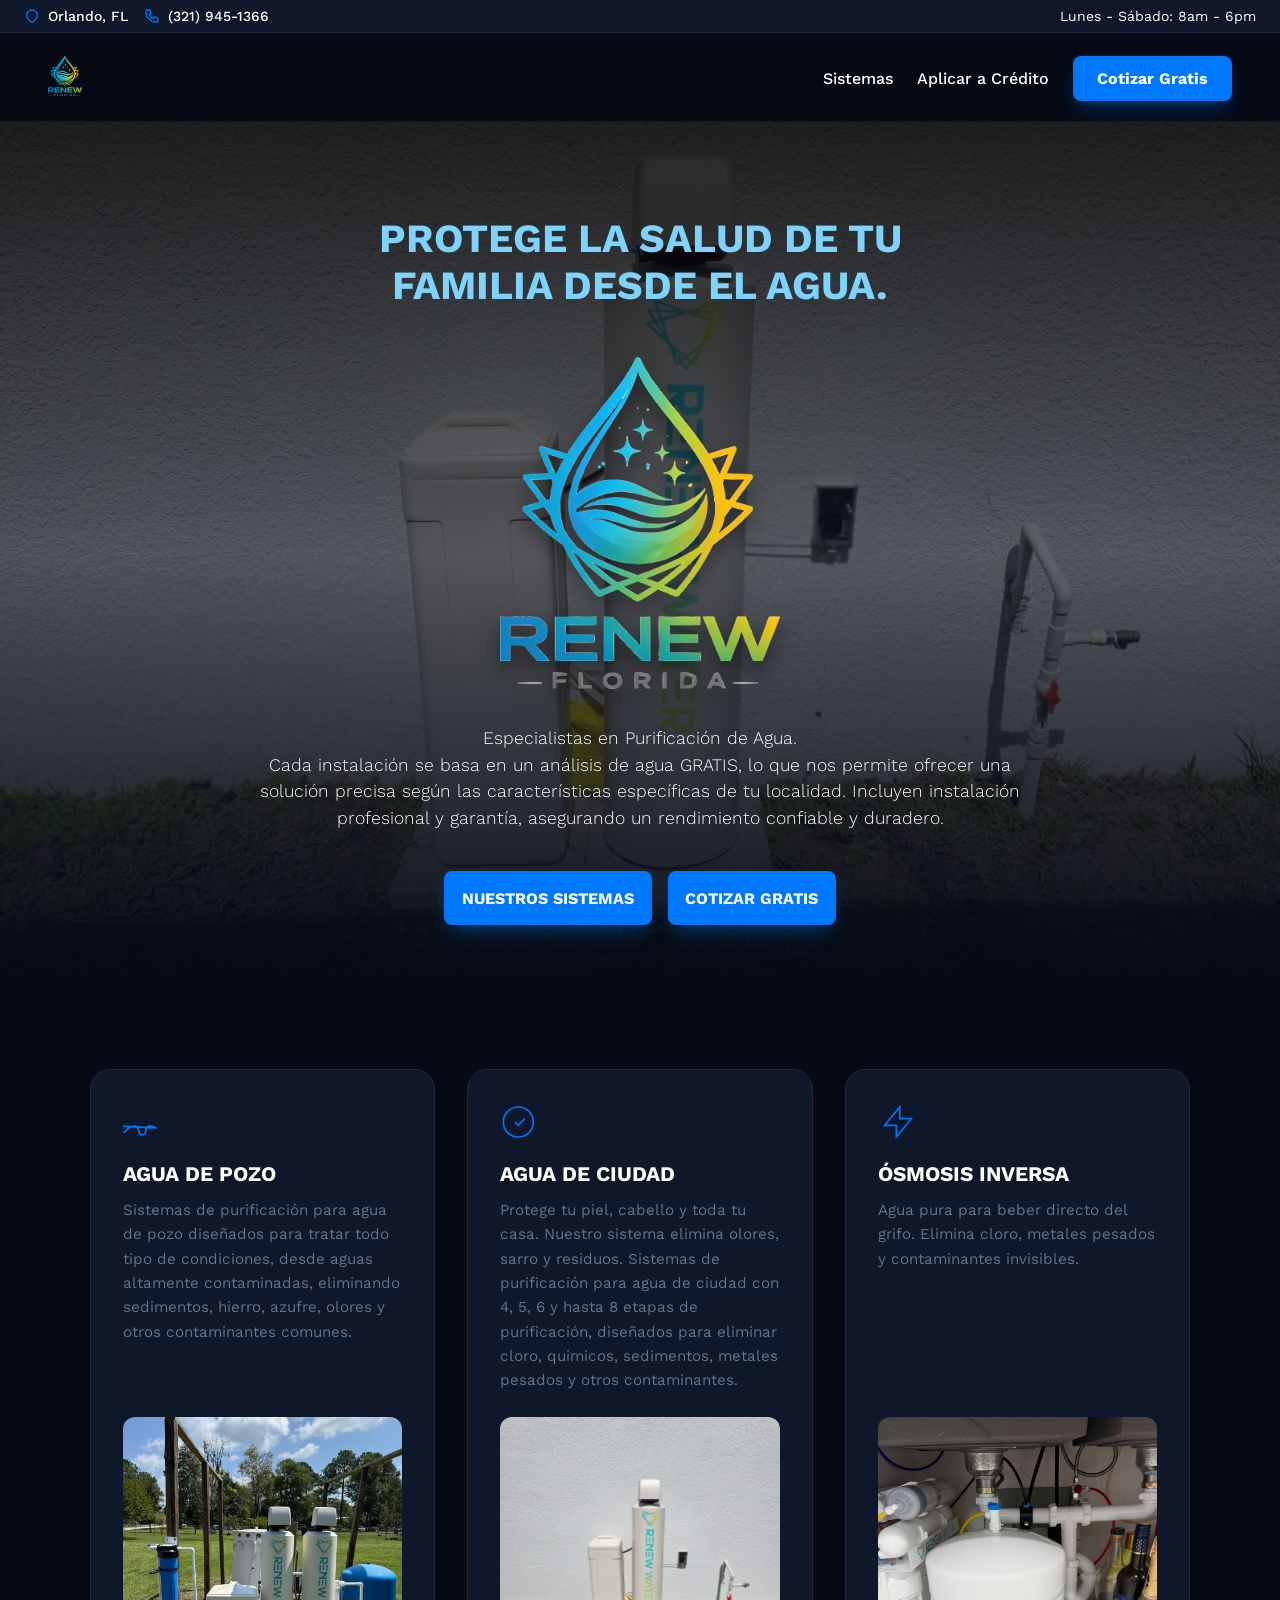
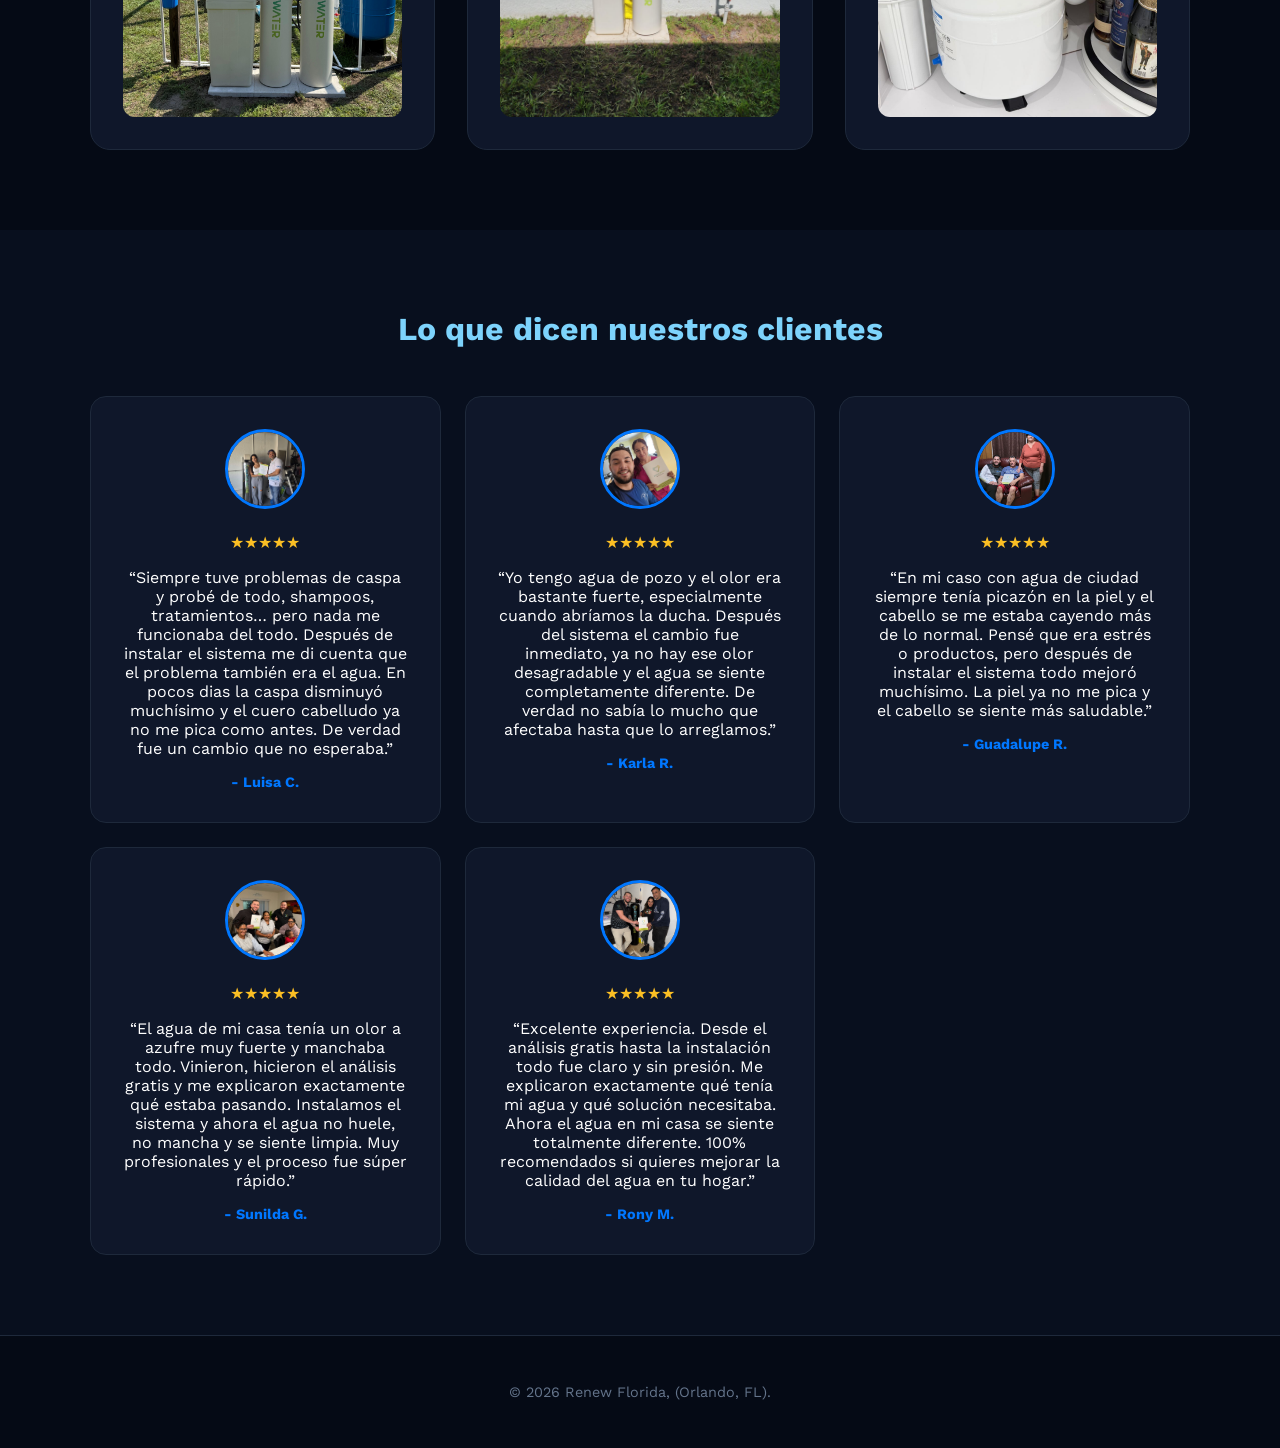
<file: index.html>
<!DOCTYPE html>
<html lang="es">
<head>
    <meta charset="UTF-8">
    <meta name="viewport" content="width=device-width, initial-scale=1.0">
    <title>Renew Florida | Sistemas de Purificación Profesional</title>
    <meta name="description" content="Sistemas de purificación de agua de alta tecnología en Orlando, FL. Eliminación de sedimentos, cloro y bacterias a domicilio.">
    
    <link rel="stylesheet" href="style.css">
    <link href="https://unpkg.com/aos@2.3.1/dist/aos.css" rel="stylesheet">
    <link rel="preconnect" href="https://fonts.googleapis.com">
    <link rel="preconnect" href="https://fonts.gstatic.com" crossorigin>
    <link href="https://fonts.googleapis.com/css2?family=Work+Sans:wght@300;400;700&display=swap" rel="stylesheet">
</head>
<body class="site-body">

    <div class="top-bar">
        <div class="top-bar-contact">
            <div class="contact-item">
                <svg class="icon" fill="none" stroke="currentColor" viewBox="0 0 24 24"><path stroke-linecap="round" stroke-linejoin="round" stroke-width="2" d="M17.657 16.657L13.414 20.9a1.998 1.998 0 01-2.827 0l-4.244-4.243a8 8 0 1111.314 0z"></path></svg>
                <a href="https://www.google.com/maps/place/102+Park+Pl+Blvd+Ste+B1,+Kissimmee,+FL+34741,+EE.+UU./@28.2759308,-81.5380797,12.17z" class="link-white">Orlando, FL</a>
            </div>
            <div class="contact-item">
                <svg class="icon" fill="none" stroke="currentColor" viewBox="0 0 24 24"><path stroke-linecap="round" stroke-linejoin="round" stroke-width="2" d="M3 5a2 2 0 012-2h3.28a1 1 0 01.948.684l1.498 4.493a1 1 0 01-.502 1.21l-2.257 1.13a11.042 11.042 0 005.516 5.516l1.13-2.257a1 1 0 011.21-.502l4.493 1.498a1 1 0 01.684.949V19a2 2 0 01-2 2h-1C9.716 21 3 14.284 3 6V5z"></path></svg>
                <a href="https://wa.me/13219451366" class="link-white transition-blue">(321) 945-1366</a>
            </div>
        </div>
        <div class="top-bar-hours">Lunes - Sábado: 8am - 6pm</div>
    </div>

    <nav class="main-nav glass">
        <a href="#" class="nav-logo">
            <img src="assets/logo.png" alt="AquaPure Logo" class="logo-img">
        </a>
        <div class="nav-links">
            <a href="#sistemas" class="nav-link">Sistemas</a>
            <a href="formulario.html" class="nav-link">Aplicar a Crédito</a>
            <a href="https://wa.me/13219451366" class="btn-primary shadow-blue">Cotizar Gratis</a>
        </div>
    </nav>

    <section class="hero">
        <!-- Contenedor de fondos rotativos -->
        <div class="photo-container" id="bg-slider">
            <img src="assets/images/ciudad1.JPG" class="hero-photo active">
            <img src="assets/images/ciudad2.JPG" class="hero-photo">
            <img src="assets/images/ciudad3.JPG" class="hero-photo">
            <img src="assets/images/ciudad4.JPG" class="hero-photo">
            <img src="assets/images/ciudad5.JPG" class="hero-photo">
            <img src="assets/images/ciudad6.JPG" class="hero-photo">
            <img src="assets/images/ciudad7.jpg" class="hero-photo">
            <img src="assets/images/ciudad8.JPG" class="hero-photo">
            <img src="assets/images/osmosis1.PNG" class="hero-photo">
            <img src="assets/images/osmosis2.JPG" class="hero-photo">
            <img src="assets/images/pozo1.JPG" class="hero-photo">
            <img src="assets/images/pozo2.JPG" class="hero-photo">
            <img src="assets/images/pozo3.JPG" class="hero-photo">
            <img src="assets/images/pozo4.JPG" class="hero-photo">
            <img src="assets/images/pozo5.JPG" class="hero-photo">
            <img src="assets/images/pozo6.jpg" class="hero-photo">
            <img src="assets/images/pozo7.jpg" class="hero-photo">
            <div class="overlay"></div>
        </div>

        <div class="hero-content" data-aos="fade-up" data-aos-duration="1500">
            <span class="hero-subtitle">PROTEGE LA SALUD DE TU <br>FAMILIA DESDE EL AGUA.</span>
            
            <div class="logo-animation-container" data-aos="zoom-in" data-aos-duration="2000">
                <img src="assets/logo.png" alt="Renew Florida Logo" class="hero-logo-img">
            </div>

            <p class="hero-description">
                Especialistas en Purificación de Agua. <br>
                Cada instalación se basa en un análisis de agua GRATIS, lo que nos permite ofrecer una solución precisa según las características específicas de tu localidad. Incluyen instalación profesional y garantía, asegurando un rendimiento confiable y duradero.
            </p>

            <div class="hero-actions">
                <a href="#servicios" class="btn-primary btn-large shadow-blue">NUESTROS SISTEMAS</a>
                <a href="https://wa.me/13219451366" class="btn-primary btn-large shadow-blue">COTIZAR GRATIS</a>
            </div>
        </div>
    </section>

    <section id="sistemas" class="services-section">
        <div class="services-grid">

            <div class="service-card" data-aos="fade-up">
                <svg class="service-icon" fill="none" stroke="currentColor" viewBox="0 0 24 24"><path d="M19.428 15.428a2 2 0 00-1.022-.547l-2.387-.477a2 2 0 00-1.96 1.414l-.727 2.903a2 2 0 01-3.566 0l-.727-2.903a2 2 0 00-1.96-1.414l-2.387.477a2 2 0 00-1.022.547l-2.12 2.12a2 2 0 01-2.828 0l-2.12-2.12a2 2 0 00-1.022-.547l-2.387-.477z"></path></svg>
                <h4 class="service-title">AGUA DE POZO</h4>
                <p class="service-text">Sistemas de purificación para agua de pozo diseñados para tratar todo tipo de condiciones, desde aguas altamente contaminadas, eliminando sedimentos, hierro, azufre, olores y otros contaminantes comunes.</p>
                <div class="service-img-container">
                    <img src="assets/images/pozo1.JPG" alt="Sistema Pozo 1" class="service-img active">
                    <img src="assets/images/pozo2.JPG" alt="Sistema Pozo 2" class="service-img">
                    <img src="assets/images/pozo3.JPG" alt="Sistema Pozo 3" class="service-img">
                    <img src="assets/images/pozo4.JPG" alt="Sistema Pozo 4" class="service-img">
                    <img src="assets/images/pozo5.JPG" alt="Sistema Pozo 5" class="service-img">
                    <img src="assets/images/pozo6.jpg" alt="Sistema Pozo 6" class="service-img">
                    <img src="assets/images/pozo7.jpg" alt="Sistema Pozo 7" class="service-img">
                </div>
            </div>

            <div class="service-card" data-aos="fade-up" data-aos-delay="200">
                <svg class="service-icon" fill="none" stroke="currentColor" viewBox="0 0 24 24"><path d="M9 12l2 2 4-4m5 2a9 9 0 11-18 0 9 9 0 0118 0z"></path></svg>
                <h4 class="service-title">AGUA DE CIUDAD</h4>
                <p class="service-text">Protege tu piel, cabello y toda tu casa. Nuestro sistema elimina olores, sarro y residuos. Sistemas de purificación para agua de ciudad con 4, 5, 6 y hasta 8 etapas de purificación, diseñados para eliminar cloro, quimicos, sedimentos, metales pesados y otros contaminantes.</p>
                <div class="service-img-container">
                    <img src="assets/images/ciudad1.JPG" alt="Sistema Ciudad 1" class="service-img active">
                    <img src="assets/images/ciudad2.JPG" alt="Sistema Ciudad 2" class="service-img">
                    <img src="assets/images/ciudad3.JPG" alt="Sistema Ciudad 3" class="service-img">
                    <img src="assets/images/ciudad4.JPG" alt="Sistema Ciudad 4" class="service-img">
                    <img src="assets/images/ciudad5.JPG" alt="Sistema Ciudad 5" class="service-img">
                    <img src="assets/images/ciudad6.JPG" alt="Sistema Ciudad 6" class="service-img">
                    <img src="assets/images/ciudad7.jpg" alt="Sistema Ciudad 7" class="service-img">
                    <img src="assets/images/ciudad8.JPG" alt="Sistema Ciudad 8" class="service-img">
                    
                </div>
            </div>

            <div class="service-card" data-aos="fade-up" data-aos-delay="400">
                <svg class="service-icon" fill="none" stroke="currentColor" viewBox="0 0 24 24"><path d="M13 10V3L4 14h7v7l9-11h-7z"></path></svg>
                <h4 class="service-title">Ósmosis Inversa</h4>
                <p class="service-text">Agua pura para beber directo del grifo. Elimina cloro, metales pesados y contaminantes invisibles.</p>
                <div class="service-img-container">
                    <img src="assets/images/osmosis1.PNG" alt="Sistema Osmosis 1" class="service-img active">
                    <img src="assets/images/osmosis2.JPG" alt="Sistema Osmosis 2" class="service-img">
                </div>
            </div>
        </div>
    </section>

    <!-- SECCIÓN DE REVIEWS -->
    <section class="reviews-section">
        <h2 class="reviews-title" data-aos="fade-down">Lo que dicen nuestros clientes</h2>
        <div class="reviews-grid">
            <div class="review-card" data-aos="zoom-in">
                <div class="review-avatar">
                    <img src="assets/images/cliente1.jpg" alt="Luis C.">
                </div>
                <div class="review-stars">★★★★★</div>
                <p>“Siempre tuve problemas de caspa y probé de todo, shampoos, tratamientos… pero nada me funcionaba del todo. Después de instalar el sistema me di cuenta que el problema también era el agua. En pocos dias la caspa disminuyó muchísimo y el cuero cabelludo ya no me pica como antes. De verdad fue un cambio que no esperaba.”</p>
                <span class="review-author">- Luisa C.</span>
            </div>
            <div class="review-card" data-aos="zoom-in" data-aos-delay="100">
                <div class="review-avatar">
                    <img src="assets/images/cliente2.jpg" alt="Karla R.">
                </div>
                <div class="review-stars">★★★★★</div>
                <p>“Yo tengo agua de pozo y el olor era bastante fuerte, especialmente cuando abríamos la ducha. Después del sistema el cambio fue inmediato, ya no hay ese olor desagradable y el agua se siente completamente diferente. De verdad no sabía lo mucho que afectaba hasta que lo arreglamos.”</p>
                <span class="review-author">- Karla R.</span>
            </div>
            <div class="review-card" data-aos="zoom-in" data-aos-delay="200">
                <div class="review-avatar">
                    <img src="assets/images/cliente3.jpg" alt="Guadalupe R.">
                </div>
                <div class="review-stars">★★★★★</div>
                <p>“En mi caso con agua de ciudad siempre tenía picazón en la piel y el cabello se me estaba cayendo más de lo normal. Pensé que era estrés o productos, pero después de instalar el sistema todo mejoró muchísimo. La piel ya no me pica y el cabello se siente más saludable.”</p>
                <span class="review-author">- Guadalupe R.</span>
            </div>
            <div class="review-card" data-aos="zoom-in" data-aos-delay="200">
                <div class="review-avatar">
                    <img src="assets/images/cliente4.jpg" alt="Guadalupe R.">
                </div>
                <div class="review-stars">★★★★★</div>
                <p>“El agua de mi casa tenía un olor a azufre muy fuerte y manchaba todo. Vinieron, hicieron el análisis gratis y me explicaron exactamente qué estaba pasando. Instalamos el sistema y ahora el agua no huele, no mancha y se siente limpia. Muy profesionales y el proceso fue súper rápido.”</p>
                <span class="review-author">- Sunilda G.</span>
            </div>
            <div class="review-card" data-aos="zoom-in" data-aos-delay="200">
                <div class="review-avatar">
                    <img src="assets/images/cliente5.jpg" alt="Guadalupe R.">
                </div>
                <div class="review-stars">★★★★★</div>
                <p>“Excelente experiencia. Desde el análisis gratis hasta la instalación todo fue claro y sin presión. Me explicaron exactamente qué tenía mi agua y qué solución necesitaba. Ahora el agua en mi casa se siente totalmente diferente. 100% recomendados si quieres mejorar la calidad del agua en tu hogar.”</p>
                <span class="review-author">- Rony M.</span>
            </div>
        </div>
    </section>

    <footer class="main-footer">
        <p>© 2026 Renew Florida, (Orlando, FL).</p>
    </footer>

    <script src="https://unpkg.com/aos@2.3.1/dist/aos.js"></script>
    <script>
        // 1. Inicializar animaciones de scroll
        AOS.init({ once: true });

        // 2. LÓGICA DEL HERO (Fondo principal)
        const heroSlides = document.querySelectorAll('.hero-photo');
        let currentHeroIndex = 0;

        function nextHeroSlide() {
            if (heroSlides.length === 0) return;
            heroSlides[currentHeroIndex].classList.remove('active');
            currentHeroIndex = (currentHeroIndex + 1) % heroSlides.length;
            heroSlides[currentHeroIndex].classList.add('active');
        }

        // 3. LÓGICA DE SERVICIOS (Mini sliders en las tarjetas)
        const serviceContainers = document.querySelectorAll('.service-img-container');

        function initServiceSliders() {
            serviceContainers.forEach(container => {
                const images = container.querySelectorAll('.service-img');
                
                // Solo si hay más de una imagen en la tarjeta, activamos el intervalo
                if (images.length > 1) {
                    let currentServiceIndex = 0;
                    
                    setInterval(() => {
                        images[currentServiceIndex].classList.remove('active');
                        currentServiceIndex = (currentServiceIndex + 1) % images.length;
                        images[currentServiceIndex].classList.add('active');
                    }, 2000); // Cambia cada 4 segundos (un poco más rápido que el Hero)
                }
            });
        }

        // 4. EJECUCIÓN
        if (heroSlides.length > 0) setInterval(nextHeroSlide, 3000);
        initServiceSliders();

    </script>
</body>
</html>
</file>
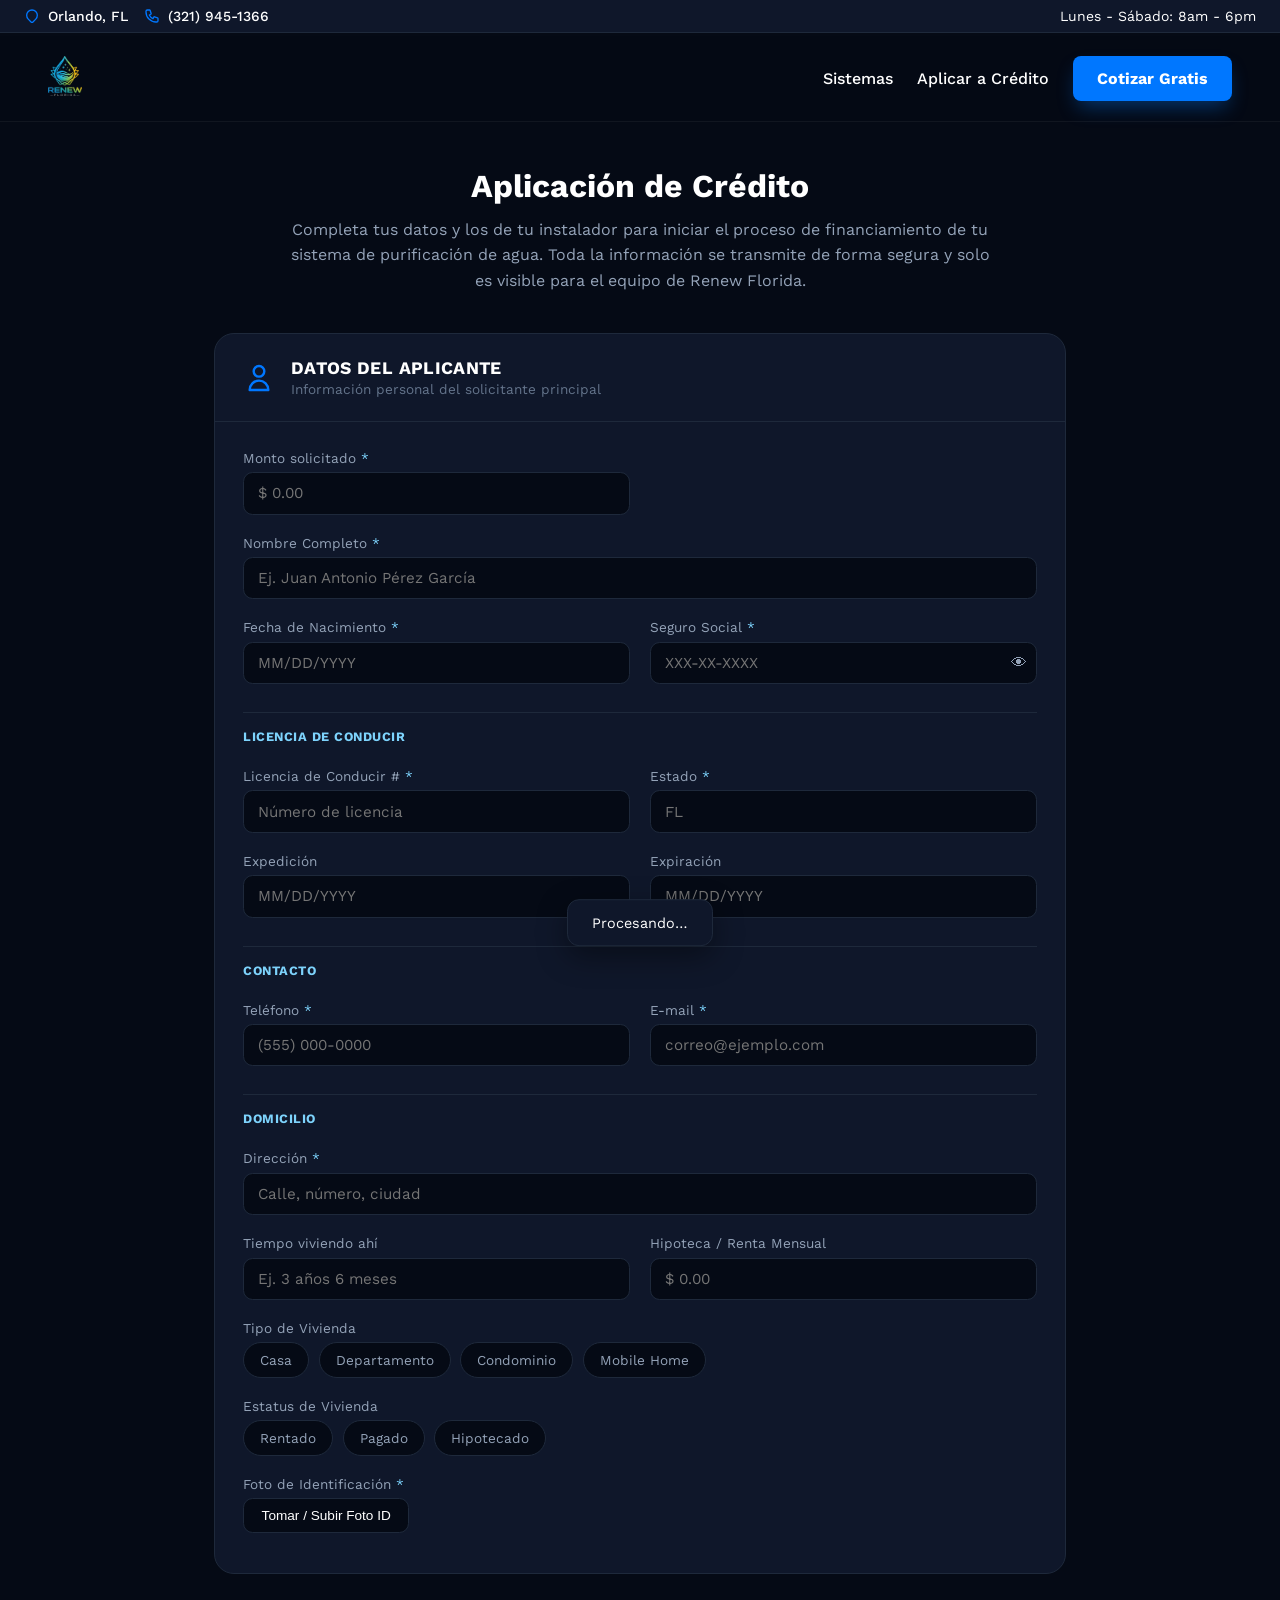
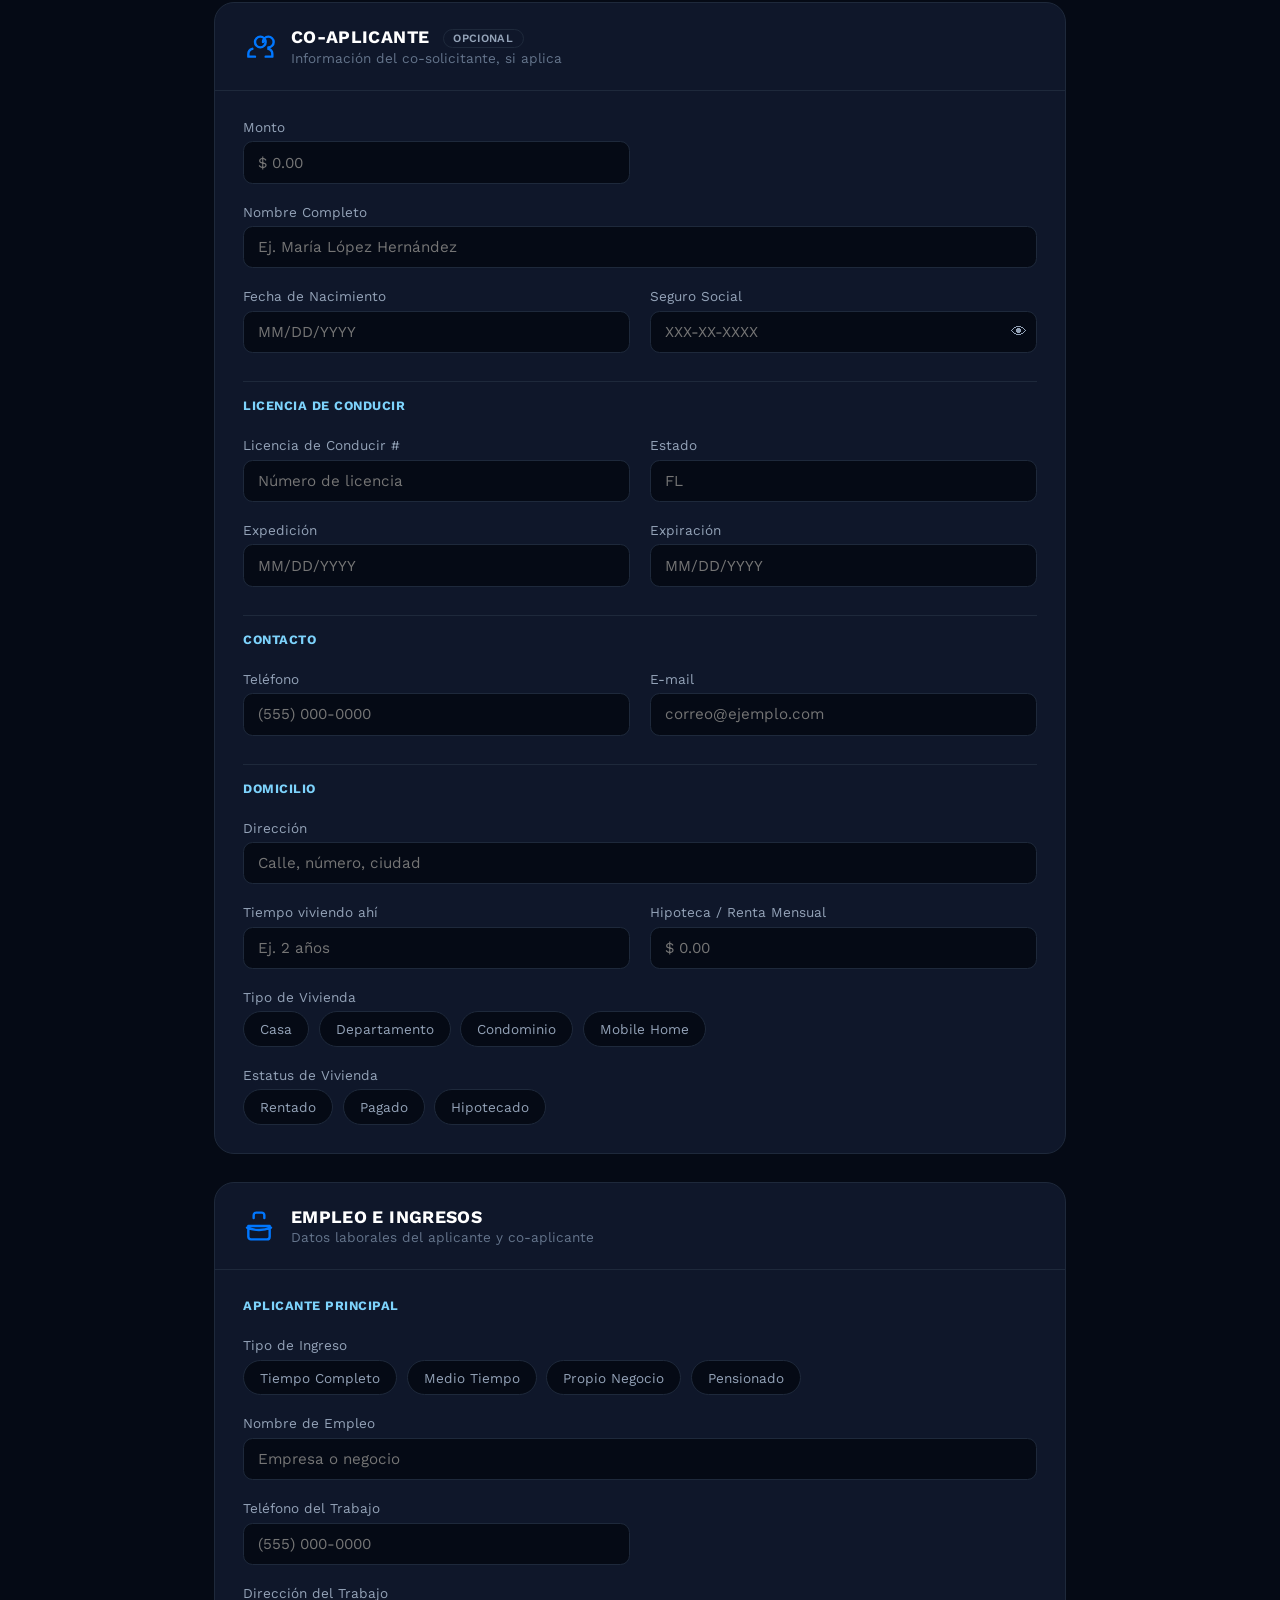
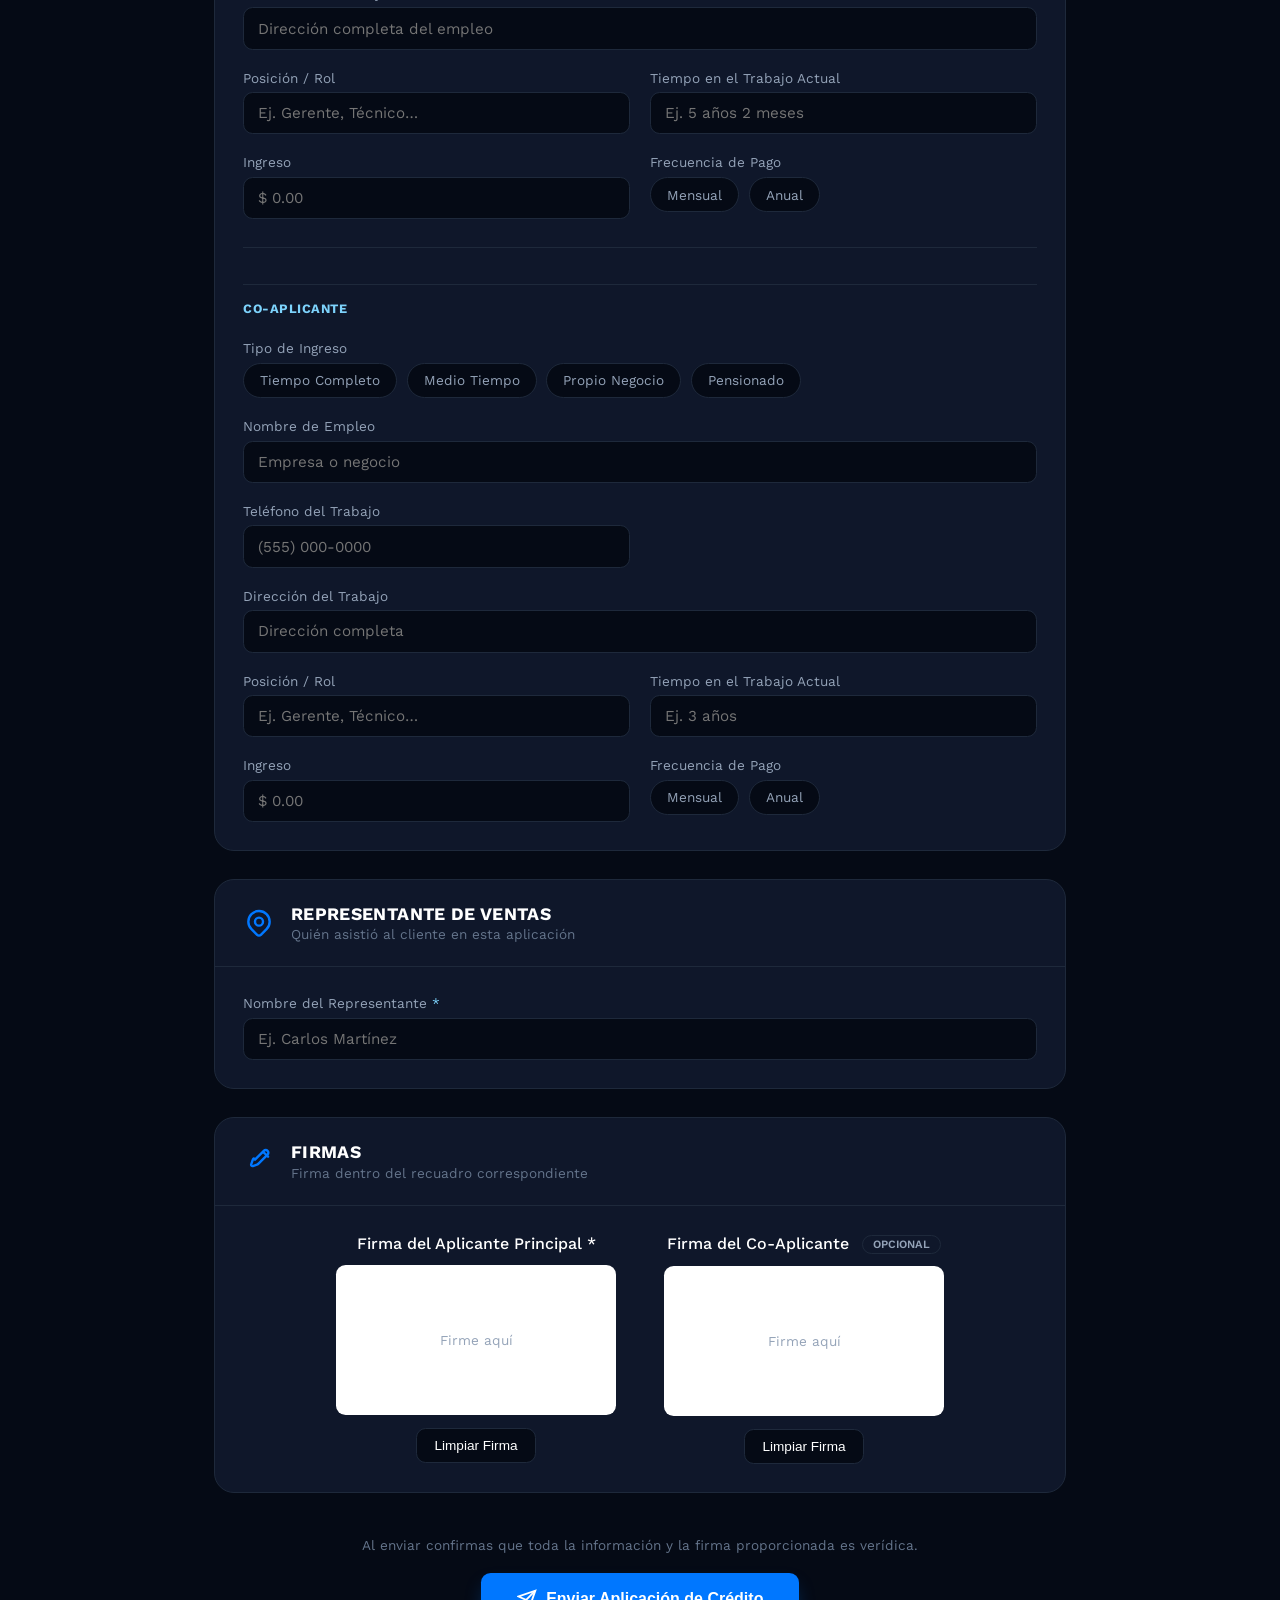
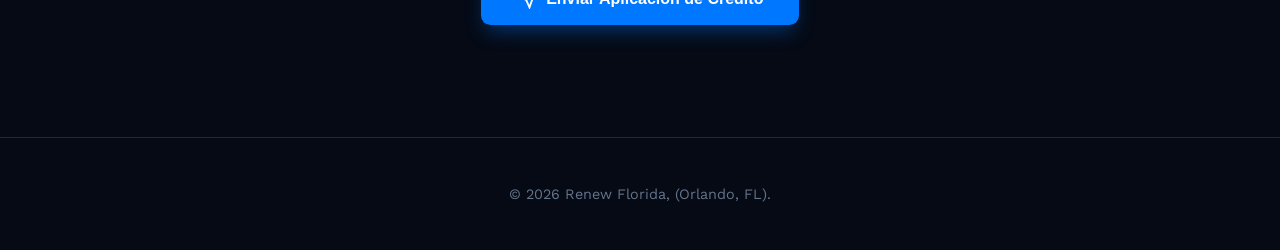
<file: formulario.html>
<!DOCTYPE html>
<html lang="es">
<head>
    <meta charset="UTF-8">
    <meta name="viewport" content="width=device-width, initial-scale=1.0">
    <title>Aplicación de Crédito | Renew Florida</title>
    <meta name="description" content="Aplica al financiamiento de tu sistema de purificación de agua con Renew Florida.">

    <link rel="stylesheet" href="style.css">
    <link rel="stylesheet" href="assets/css/formulario.css">
    <link rel="preconnect" href="https://fonts.googleapis.com">
    <link rel="preconnect" href="https://fonts.gstatic.com" crossorigin>
    <link href="https://fonts.googleapis.com/css2?family=Work+Sans:wght@300;400;700&display=swap" rel="stylesheet">
</head>
<body class="site-body">

    <div class="top-bar">
        <div class="top-bar-contact">
            <div class="contact-item">
                <svg class="icon" fill="none" stroke="currentColor" viewBox="0 0 24 24"><path stroke-linecap="round" stroke-linejoin="round" stroke-width="2" d="M17.657 16.657L13.414 20.9a1.998 1.998 0 01-2.827 0l-4.244-4.243a8 8 0 1111.314 0z"></path></svg>
                <a href="https://www.google.com/maps/place/102+Park+Pl+Blvd+Ste+B1,+Kissimmee,+FL+34741,+EE.+UU./@28.2759308,-81.5380797,12.17z" class="link-white">Orlando, FL</a>
            </div>
            <div class="contact-item">
                <svg class="icon" fill="none" stroke="currentColor" viewBox="0 0 24 24"><path stroke-linecap="round" stroke-linejoin="round" stroke-width="2" d="M3 5a2 2 0 012-2h3.28a1 1 0 01.948.684l1.498 4.493a1 1 0 01-.502 1.21l-2.257 1.13a11.042 11.042 0 005.516 5.516l1.13-2.257a1 1 0 011.21-.502l4.493 1.498a1 1 0 01.684.949V19a2 2 0 01-2 2h-1C9.716 21 3 14.284 3 6V5z"></path></svg>
                <a href="https://wa.me/13219451366" class="link-white transition-blue">(321) 945-1366</a>
            </div>
        </div>
        <div class="top-bar-hours">Lunes - Sábado: 8am - 6pm</div>
    </div>

    <nav class="main-nav glass">
        <a href="index.html" class="nav-logo">
            <img src="assets/logo.png" alt="Renew Florida Logo" class="logo-img">
        </a>
        <div class="nav-links">
            <a href="index.html#sistemas" class="nav-link">Sistemas</a>
            <a href="formulario.html" class="nav-link">Aplicar a Crédito</a>
            <a href="https://wa.me/13219451366" class="btn-primary shadow-blue">Cotizar Gratis</a>
        </div>
    </nav>

    <div class="form-page-header">
        <h1>Aplicación de Crédito</h1>
        <p>
            Completa tus datos y los de tu instalador para iniciar el proceso de financiamiento
            de tu sistema de purificación de agua. Toda la información se transmite de forma
            segura y solo es visible para el equipo de Renew Florida.
        </p>
    </div>

    <div class="credit-form-wrapper">
        <form id="form-credit" novalidate>

            <!-- ── SECCIÓN A: Aplicante ── -->
            <div class="form-section">
                <div class="section-header">
                    <svg class="section-icon" fill="none" stroke="currentColor" viewBox="0 0 24 24"><path stroke-linecap="round" stroke-linejoin="round" stroke-width="1.8" d="M16 7a4 4 0 11-8 0 4 4 0 018 0zM12 14a7 7 0 00-7 7h14a7 7 0 00-7-7z"></path></svg>
                    <div>
                        <h2>Datos del Aplicante</h2>
                        <p>Información personal del solicitante principal</p>
                    </div>
                </div>
                <div class="section-body">
                    <div class="field-grid">

                        <div class="field-group">
                            <label for="ca_amount">Monto solicitado <span class="required">*</span></label>
                            <input type="text" id="ca_amount" name="amount" class="currency-mask" placeholder="$ 0.00" required>
                        </div>

                        <div class="field-group span-2">
                            <label for="ca_fullname">Nombre Completo <span class="required">*</span></label>
                            <input type="text" id="ca_fullname" name="fullName" placeholder="Ej. Juan Antonio Pérez García" required>
                        </div>

                        <div class="field-group">
                            <label for="ca_dob">Fecha de Nacimiento <span class="required">*</span></label>
                            <input type="text" id="ca_dob" name="dateOfBirth" class="date-mask" placeholder="MM/DD/YYYY" required>
                        </div>

                        <div class="field-group">
                            <label for="ca_ssn">Seguro Social <span class="required">*</span></label>
                            <div class="input-with-icon">
                                <input type="password" id="ca_ssn" name="ssn" placeholder="XXX-XX-XXXX" maxlength="11" autocomplete="off" required>
                                <button type="button" class="eye-toggle" onclick="togglePassword('ca_ssn')">👁</button>
                            </div>
                        </div>

                        <div class="sub-section-title">Licencia de Conducir</div>

                        <div class="field-group">
                            <label for="ca_dl">Licencia de Conducir # <span class="required">*</span></label>
                            <input type="text" id="ca_dl" name="dlNumber" placeholder="Número de licencia" required>
                        </div>
                        <div class="field-group">
                            <label for="ca_dl_state">Estado <span class="required">*</span></label>
                            <input type="text" id="ca_dl_state" name="dlState" placeholder="FL" maxlength="2" style="text-transform:uppercase" required>
                        </div>
                        <div class="field-group">
                            <label for="ca_dl_issue">Expedición</label>
                            <input type="text" id="ca_dl_issue" name="dlIssueDate" class="date-mask" placeholder="MM/DD/YYYY">
                        </div>
                        <div class="field-group">
                            <label for="ca_dl_exp">Expiración</label>
                            <input type="text" id="ca_dl_exp" name="dlExpDate" class="date-mask" placeholder="MM/DD/YYYY">
                        </div>

                        <div class="sub-section-title">Contacto</div>

                        <div class="field-group">
                            <label for="ca_phone">Teléfono <span class="required">*</span></label>
                            <input type="tel" id="ca_phone" name="phone" placeholder="(555) 000-0000" required>
                        </div>
                        <div class="field-group">
                            <label for="ca_email">E-mail <span class="required">*</span></label>
                            <input type="email" id="ca_email" name="email" placeholder="correo@ejemplo.com" required>
                        </div>

                        <div class="sub-section-title">Domicilio</div>

                        <div class="field-group span-full">
                            <label for="ca_address">Dirección <span class="required">*</span></label>
                            <input type="text" id="ca_address" name="address" placeholder="Calle, número, ciudad" required>
                        </div>
                        <div class="field-group">
                            <label for="ca_time_living">Tiempo viviendo ahí</label>
                            <input type="text" id="ca_time_living" name="timeLiving" placeholder="Ej. 3 años 6 meses">
                        </div>
                        <div class="field-group">
                            <label for="ca_mortgage">Hipoteca / Renta Mensual</label>
                            <input type="text" id="ca_mortgage" name="mortgagePayment" class="currency-mask" placeholder="$ 0.00">
                        </div>

                        <div class="field-group span-full">
                            <label>Tipo de Vivienda</label>
                            <div class="pill-group">
                                <input type="radio" name="housingType" id="ca_ht_house" value="Casa">
                                <label for="ca_ht_house">Casa</label>
                                <input type="radio" name="housingType" id="ca_ht_apt" value="Departamento">
                                <label for="ca_ht_apt">Departamento</label>
                                <input type="radio" name="housingType" id="ca_ht_condo" value="Condominio">
                                <label for="ca_ht_condo">Condominio</label>
                                <input type="radio" name="housingType" id="ca_ht_mobile" value="Mobile Home">
                                <label for="ca_ht_mobile">Mobile Home</label>
                            </div>
                        </div>

                        <div class="field-group span-full">
                            <label>Estatus de Vivienda</label>
                            <div class="pill-group">
                                <input type="radio" name="housingStatus" id="ca_hs_rent" value="Rentado">
                                <label for="ca_hs_rent">Rentado</label>
                                <input type="radio" name="housingStatus" id="ca_hs_paid" value="Pagado">
                                <label for="ca_hs_paid">Pagado</label>
                                <input type="radio" name="housingStatus" id="ca_hs_mortgage" value="Hipotecado">
                                <label for="ca_hs_mortgage">Hipotecado</label>
                            </div>
                        </div>

                        <div class="field-group span-full">
                            <label for="ca_id_photo">Foto de Identificación <span class="required">*</span></label>
                            <div class="file-upload-wrapper">
                                <input type="file" id="ca_id_photo" name="idPhoto" accept="image/*" required style="display:none;" onchange="handleFileSelect(this, 'ca_id_photo_preview')">
                                <button type="button" class="btn-secondary" onclick="document.getElementById('ca_id_photo').click()">Tomar / Subir Foto ID</button>
                                <div id="ca_id_photo_preview" class="file-preview"></div>
                            </div>
                        </div>

                    </div>
                </div>
            </div><!-- /Sección A -->

            <!-- ── SECCIÓN B: Co-Aplicante ── -->
            <div class="form-section">
                <div class="section-header">
                    <svg class="section-icon" fill="none" stroke="currentColor" viewBox="0 0 24 24"><path stroke-linecap="round" stroke-linejoin="round" stroke-width="1.8" d="M17 20h5v-2a4 4 0 00-3-3.87M9 20H4v-2a4 4 0 013-3.87m6-1.13a4 4 0 10-4-4 4 4 0 004 4zm6 0a4 4 0 10-4-4"></path></svg>
                    <div>
                        <h2>Co-Aplicante <span class="optional-badge">Opcional</span></h2>
                        <p>Información del co-solicitante, si aplica</p>
                    </div>
                </div>
                <div class="section-body">
                    <div class="field-grid">

                        <div class="field-group">
                            <label for="cb_amount">Monto</label>
                            <input type="text" id="cb_amount" name="co_amount" class="currency-mask" placeholder="$ 0.00">
                        </div>
                        <div class="field-group span-2">
                            <label for="cb_fullname">Nombre Completo</label>
                            <input type="text" id="cb_fullname" name="co_fullName" placeholder="Ej. María López Hernández">
                        </div>
                        <div class="field-group">
                            <label for="cb_dob">Fecha de Nacimiento</label>
                            <input type="text" id="cb_dob" name="co_dateOfBirth" class="date-mask" placeholder="MM/DD/YYYY">
                        </div>
                        <div class="field-group">
                            <label for="cb_ssn">Seguro Social</label>
                            <div class="input-with-icon">
                                <input type="password" id="cb_ssn" name="co_ssn" placeholder="XXX-XX-XXXX" maxlength="11" autocomplete="off">
                                <button type="button" class="eye-toggle" onclick="togglePassword('cb_ssn')">👁</button>
                            </div>
                        </div>

                        <div class="sub-section-title">Licencia de Conducir</div>
                        <div class="field-group">
                            <label for="cb_dl">Licencia de Conducir #</label>
                            <input type="text" id="cb_dl" name="co_dlNumber" placeholder="Número de licencia">
                        </div>
                        <div class="field-group">
                            <label for="cb_dl_state">Estado</label>
                            <input type="text" id="cb_dl_state" name="co_dlState" placeholder="FL" maxlength="2" style="text-transform:uppercase">
                        </div>
                        <div class="field-group">
                            <label for="cb_dl_issue">Expedición</label>
                            <input type="text" id="cb_dl_issue" name="co_dlIssueDate" class="date-mask" placeholder="MM/DD/YYYY">
                        </div>
                        <div class="field-group">
                            <label for="cb_dl_exp">Expiración</label>
                            <input type="text" id="cb_dl_exp" name="co_dlExpDate" class="date-mask" placeholder="MM/DD/YYYY">
                        </div>

                        <div class="sub-section-title">Contacto</div>
                        <div class="field-group">
                            <label for="cb_phone">Teléfono</label>
                            <input type="tel" id="cb_phone" name="co_phone" placeholder="(555) 000-0000">
                        </div>
                        <div class="field-group">
                            <label for="cb_email">E-mail</label>
                            <input type="email" id="cb_email" name="co_email" placeholder="correo@ejemplo.com">
                        </div>

                        <div class="sub-section-title">Domicilio</div>
                        <div class="field-group span-full">
                            <label for="cb_address">Dirección</label>
                            <input type="text" id="cb_address" name="co_address" placeholder="Calle, número, ciudad">
                        </div>
                        <div class="field-group">
                            <label for="cb_time_living">Tiempo viviendo ahí</label>
                            <input type="text" id="cb_time_living" name="co_timeLiving" placeholder="Ej. 2 años">
                        </div>
                        <div class="field-group">
                            <label for="cb_mortgage">Hipoteca / Renta Mensual</label>
                            <input type="text" id="cb_mortgage" name="co_mortgagePayment" class="currency-mask" placeholder="$ 0.00">
                        </div>

                        <div class="field-group span-full">
                            <label>Tipo de Vivienda</label>
                            <div class="pill-group">
                                <input type="radio" name="co_housingType" id="cb_ht_house" value="Casa">
                                <label for="cb_ht_house">Casa</label>
                                <input type="radio" name="co_housingType" id="cb_ht_apt" value="Departamento">
                                <label for="cb_ht_apt">Departamento</label>
                                <input type="radio" name="co_housingType" id="cb_ht_condo" value="Condominio">
                                <label for="cb_ht_condo">Condominio</label>
                                <input type="radio" name="co_housingType" id="cb_ht_mobile" value="Mobile Home">
                                <label for="cb_ht_mobile">Mobile Home</label>
                            </div>
                        </div>

                        <div class="field-group span-full">
                            <label>Estatus de Vivienda</label>
                            <div class="pill-group">
                                <input type="radio" name="co_housingStatus" id="cb_hs_rent" value="Rentado">
                                <label for="cb_hs_rent">Rentado</label>
                                <input type="radio" name="co_housingStatus" id="cb_hs_paid" value="Pagado">
                                <label for="cb_hs_paid">Pagado</label>
                                <input type="radio" name="co_housingStatus" id="cb_hs_mortgage" value="Hipotecado">
                                <label for="cb_hs_mortgage">Hipotecado</label>
                            </div>
                        </div>

                    </div>
                </div>
            </div><!-- /Sección B -->

            <!-- ── SECCIÓN C: Empleo e Ingresos ── -->
            <div class="form-section">
                <div class="section-header">
                    <svg class="section-icon" fill="none" stroke="currentColor" viewBox="0 0 24 24"><path stroke-linecap="round" stroke-linejoin="round" stroke-width="1.8" d="M21 13.255A23.931 23.931 0 0112 15c-3.183 0-6.22-.62-9-1.745M16 6V4a2 2 0 00-2-2h-4a2 2 0 00-2 2v2m-4 6h16v8a2 2 0 01-2 2H6a2 2 0 01-2-2v-8z"></path></svg>
                    <div>
                        <h2>Empleo e Ingresos</h2>
                        <p>Datos laborales del aplicante y co-aplicante</p>
                    </div>
                </div>
                <div class="section-body">
                    <div class="field-grid">

                        <div class="sub-section-title">Aplicante Principal</div>

                        <div class="field-group span-full">
                            <label>Tipo de Ingreso</label>
                            <div class="pill-group">
                                <input type="radio" name="emp_incomeType" id="ca_it_full" value="Tiempo Completo">
                                <label for="ca_it_full">Tiempo Completo</label>
                                <input type="radio" name="emp_incomeType" id="ca_it_part" value="Medio Tiempo">
                                <label for="ca_it_part">Medio Tiempo</label>
                                <input type="radio" name="emp_incomeType" id="ca_it_self" value="Propio Negocio">
                                <label for="ca_it_self">Propio Negocio</label>
                                <input type="radio" name="emp_incomeType" id="ca_it_ret" value="Pensionado">
                                <label for="ca_it_ret">Pensionado</label>
                            </div>
                        </div>

                        <div class="field-group span-2">
                            <label for="ca_employer">Nombre de Empleo</label>
                            <input type="text" id="ca_employer" name="emp_employerName" placeholder="Empresa o negocio">
                        </div>
                        <div class="field-group">
                            <label for="ca_work_phone">Teléfono del Trabajo</label>
                            <input type="tel" id="ca_work_phone" name="emp_workPhone" placeholder="(555) 000-0000">
                        </div>
                        <div class="field-group span-full">
                            <label for="ca_work_address">Dirección del Trabajo</label>
                            <input type="text" id="ca_work_address" name="emp_workAddress" placeholder="Dirección completa del empleo">
                        </div>
                        <div class="field-group">
                            <label for="ca_position">Posición / Rol</label>
                            <input type="text" id="ca_position" name="emp_role" placeholder="Ej. Gerente, Técnico…">
                        </div>
                        <div class="field-group">
                            <label for="ca_time_job">Tiempo en el Trabajo Actual</label>
                            <input type="text" id="ca_time_job" name="emp_timeOnJob" placeholder="Ej. 5 años 2 meses">
                        </div>
                        <div class="field-group">
                            <label for="ca_income">Ingreso</label>
                            <input type="text" id="ca_income" name="emp_monthlyIncome" class="currency-mask" placeholder="$ 0.00">
                        </div>
                        <div class="field-group">
                            <label>Frecuencia de Pago</label>
                            <div class="pill-group" style="margin-top:0;">
                                <input type="radio" name="emp_incomeFrequency" id="ca_if_monthly" value="Mensual">
                                <label for="ca_if_monthly">Mensual</label>
                                <input type="radio" name="emp_incomeFrequency" id="ca_if_yearly" value="Anual">
                                <label for="ca_if_yearly">Anual</label>
                            </div>
                        </div>

                        <div class="field-divider"></div>
                        <div class="sub-section-title">Co-Aplicante</div>

                        <div class="field-group span-full">
                            <label>Tipo de Ingreso</label>
                            <div class="pill-group">
                                <input type="radio" name="coEmp_incomeType" id="cb_it_full" value="Tiempo Completo">
                                <label for="cb_it_full">Tiempo Completo</label>
                                <input type="radio" name="coEmp_incomeType" id="cb_it_part" value="Medio Tiempo">
                                <label for="cb_it_part">Medio Tiempo</label>
                                <input type="radio" name="coEmp_incomeType" id="cb_it_self" value="Propio Negocio">
                                <label for="cb_it_self">Propio Negocio</label>
                                <input type="radio" name="coEmp_incomeType" id="cb_it_ret" value="Pensionado">
                                <label for="cb_it_ret">Pensionado</label>
                            </div>
                        </div>

                        <div class="field-group span-2">
                            <label for="cb_employer">Nombre de Empleo</label>
                            <input type="text" id="cb_employer" name="coEmp_employerName" placeholder="Empresa o negocio">
                        </div>
                        <div class="field-group">
                            <label for="cb_work_phone">Teléfono del Trabajo</label>
                            <input type="tel" id="cb_work_phone" name="coEmp_workPhone" placeholder="(555) 000-0000">
                        </div>
                        <div class="field-group span-full">
                            <label for="cb_work_address">Dirección del Trabajo</label>
                            <input type="text" id="cb_work_address" name="coEmp_workAddress" placeholder="Dirección completa">
                        </div>
                        <div class="field-group">
                            <label for="cb_position">Posición / Rol</label>
                            <input type="text" id="cb_position" name="coEmp_role" placeholder="Ej. Gerente, Técnico…">
                        </div>
                        <div class="field-group">
                            <label for="cb_time_job">Tiempo en el Trabajo Actual</label>
                            <input type="text" id="cb_time_job" name="coEmp_timeOnJob" placeholder="Ej. 3 años">
                        </div>
                        <div class="field-group">
                            <label for="cb_income">Ingreso</label>
                            <input type="text" id="cb_income" name="coEmp_monthlyIncome" class="currency-mask" placeholder="$ 0.00">
                        </div>
                        <div class="field-group">
                            <label>Frecuencia de Pago</label>
                            <div class="pill-group" style="margin-top:0;">
                                <input type="radio" name="coEmp_incomeFrequency" id="cb_if_monthly" value="Mensual">
                                <label for="cb_if_monthly">Mensual</label>
                                <input type="radio" name="coEmp_incomeFrequency" id="cb_if_yearly" value="Anual">
                                <label for="cb_if_yearly">Anual</label>
                            </div>
                        </div>

                    </div>
                </div>
            </div><!-- /Sección C -->

            <!-- ── Representante de Ventas ── -->
            <div class="form-section">
                <div class="section-header">
                    <svg class="section-icon" fill="none" stroke="currentColor" viewBox="0 0 24 24"><path stroke-linecap="round" stroke-linejoin="round" stroke-width="1.8" d="M17.657 16.657L13.414 20.9a1.998 1.998 0 01-2.827 0l-4.244-4.243a8 8 0 1111.314 0z"></path><path stroke-linecap="round" stroke-linejoin="round" stroke-width="1.8" d="M15 11a3 3 0 11-6 0 3 3 0 016 0z"></path></svg>
                    <div>
                        <h2>Representante de Ventas</h2>
                        <p>Quién asistió al cliente en esta aplicación</p>
                    </div>
                </div>
                <div class="section-body">
                    <div class="field-grid">
                        <div class="field-group span-full">
                            <label for="rep_name">Nombre del Representante <span class="required">*</span></label>
                            <input type="text" id="rep_name" name="dealerName" placeholder="Ej. Carlos Martínez" required>
                        </div>
                    </div>
                </div>
            </div>

            <!-- ── Firmas ── -->
            <div class="form-section">
                <div class="section-header">
                    <svg class="section-icon" fill="none" stroke="currentColor" viewBox="0 0 24 24"><path stroke-linecap="round" stroke-linejoin="round" stroke-width="1.8" d="M15.232 5.232l3.536 3.536M9 11l6.586-6.586a2 2 0 112.828 2.828L11.828 13.828a4 4 0 01-1.414.94l-3 1a1 1 0 01-1.263-1.263l1-3a4 4 0 01.94-1.414z"></path></svg>
                    <div>
                        <h2>Firmas</h2>
                        <p>Firma dentro del recuadro correspondiente</p>
                    </div>
                </div>
                <div class="section-body">
                    <div class="signatures-row">
                        <div class="signature-block">
                            <h3>Firma del Aplicante Principal <span class="required">*</span></h3>
                            <div class="signature-wrapper">
                                <span class="signature-placeholder" id="placeholder-aplicante">Firme aquí</span>
                                <canvas id="firma-aplicante" width="280" height="150"></canvas>
                            </div>
                            <div style="margin-top:0.6rem;">
                                <button type="button" id="btn-limpiar-firma-aplicante" class="btn-secondary">Limpiar Firma</button>
                            </div>
                        </div>
                        <div class="signature-block">
                            <h3>Firma del Co-Aplicante <span class="optional-badge">Opcional</span></h3>
                            <div class="signature-wrapper">
                                <span class="signature-placeholder" id="placeholder-co-aplicante">Firme aquí</span>
                                <canvas id="firma-co-aplicante" width="280" height="150"></canvas>
                            </div>
                            <div style="margin-top:0.6rem;">
                                <button type="button" id="btn-limpiar-firma-co-aplicante" class="btn-secondary">Limpiar Firma</button>
                            </div>
                        </div>
                    </div>
                </div>
            </div>

            <div class="submit-zone">
                <p>Al enviar confirmas que toda la información y la firma proporcionada es verídica.</p>
                <button type="submit" class="btn-submit" id="btn-submit-credit">
                    <svg width="20" height="20" viewBox="0 0 24 24" fill="none" stroke="currentColor" stroke-width="2.2"><path d="M22 2L11 13"></path><path d="M22 2L15 22 11 13 2 9l20-7z"></path></svg>
                    <span class="btn-text">Enviar Aplicación de Crédito</span>
                </button>
            </div>

        </form>
    </div>

    <footer class="main-footer">
        <p>© 2026 Renew Florida, (Orlando, FL).</p>
    </footer>

    <div id="toast" role="alert" aria-live="polite">
        <span id="toast-message">Procesando…</span>
    </div>

    <script src="assets/js/formulario-config.js"></script>
    <script src="assets/js/formulario-credit.js"></script>
</body>
</html>
</file>
<file: style.css>
:root {
    --bg-dark: #050a15;
    --bg-card: #0f172a;
    --accent-main: #0077ff;
    --accent-dark: #0056b3;
    --accent-light: #7dd3fc;
    --text-white: #ffffff;
    --text-gray: #94a3b8;
    --text-muted: #64748b;
    --border-gray: #1e293b;
}

* {
    margin: 0;
    padding: 0;
    box-sizing: border-box;
}

body {
    font-family: 'Work Sans', sans-serif;
    background-color: var(--bg-dark);
    color: var(--text-white);
    overflow-x: hidden;
}

/* --- UTILIDADES --- */
.transition-blue:hover { color: var(--accent-light); }
.link-white { color: white; text-decoration: none; font-weight: 500; }

/* NAVEGACIÓN */
.top-bar {
    position: sticky;
    top: 0;
    z-index: 60;
    background-color: #0f172a;
    padding: 0.5rem 1.5rem;
    display: flex;
    justify-content: space-between;
    align-items: center;
    font-size: 0.875rem;
    border-bottom: 1px solid var(--border-gray);
}

.top-bar-contact { display: flex; gap: 1rem; }
.contact-item { display: flex; align-items: center; }
.icon { width: 1rem; height: 1rem; margin-right: 0.5rem; color: var(--accent-main); }

.main-nav {
    position: sticky;
    top: 34px;
    width: 100%;
    z-index: 50;
    padding: 1rem 1.5rem;
    display: flex;
    justify-content: space-between;
    align-items: center;
}

.glass {
    background: rgba(5, 10, 21, 0.85);
    backdrop-filter: blur(12px);
    -webkit-backdrop-filter: blur(12px);
    border-bottom: 1px solid rgba(255, 255, 255, 0.05);
}

.logo-img { height: 2.5rem; transition: transform 0.2s; }
.nav-links { display: flex; align-items: center; gap: 1.5rem; }
.nav-link { color: white; text-decoration: none; font-weight: 500; transition: 0.2s; }

/* HERO SECTION & BG CHANGER */
.hero {
    position: relative;
    min-height: 80vh;
    display: flex;
    flex-direction: column;
    align-items: center;
    justify-content: center;
    padding: 6rem 1rem 4rem;
    text-align: center;
    overflow: hidden;
}

.photo-container { position: absolute; inset: 0; z-index: 0; }
.hero-photo { 
    position: absolute;
    inset: 0;
    width: 100%; 
    height: 100%; 
    object-fit: cover; 
    opacity: 0;
    transition: opacity 1s ease-in-out;
}
.hero-photo.active { opacity: 1; }

.overlay {
    position: absolute;
    inset: 0;
    background: linear-gradient(to bottom, rgba(0,0,0,0.85), rgba(5,10,21,0.6), var(--bg-dark));
    z-index: 10;
}

.hero-content {
    position: relative;
    z-index: 20;
    max-width: 800px;
}
.hero-subtitle {
    color: var(--accent-light);
    font-weight: 700;
    font-size: 1.25rem;
    text-transform: uppercase;
    margin-bottom: 1rem;
    display: block;
}
.hero-logo-img {
    width: 60%;
    max-width: 280px;
    height: auto;
    margin: 2rem 0;
    filter: drop-shadow(0 10px 10px rgba(0,0,0,0.5));
}
.hero-description { 
    font-size: 1.1rem;
    color: var(--text-white);
    margin-bottom: 2.5rem;
    font-weight: 300;
    line-height: 1.5;
}

.hero-actions {
    display: flex;
    flex-direction: column;
    gap: 1rem;
    align-items: center;
}

/* BOTONES */
.btn-primary {
    background-color: var(--accent-main);
    color: white;
    padding: 0.8rem 1.5rem;
    border-radius: 0.5rem;
    font-weight: 700;
    text-decoration: none;
    transition: 0.3s;
    border: none;
    display: inline-block;
}
.btn-primary:hover { background-color: var(--accent-dark); transform: translateY(-2px); }
.btn-large { width: 100%; max-width: 300px; padding: 1.1rem; font-size: 1rem; }
.shadow-blue { box-shadow: 0 10px 20px -5px rgba(0, 119, 255, 0.4); }

/* SERVICIOS */
.services-section { padding: 5rem 1.5rem; background-color: var(--bg-dark); }
.services-grid { max-width: 1100px; margin: 0 auto; display: grid; gap: 2rem; grid-template-columns: 1fr; }
.service-card { 
    padding: 2rem; 
    border-radius: 1.25rem; 
    background-color: var(--bg-card); 
    border: 1px solid var(--border-gray); 
    transition: 0.3s; 
    display: flex;
    flex-direction: column;
}
.service-card:hover { border-color: var(--accent-main); transform: scale(1.03); }
.service-icon { width: 2.5rem; height: 2.5rem; color: var(--accent-main); margin-bottom: 1.25rem; }
.service-title { font-size: 1.3rem; margin-bottom: 0.75rem; text-transform: uppercase; }
.service-text { color: var(--text-muted); line-height: 1.6; font-size: 0.95rem; margin-bottom: 1.5rem; flex-grow: 1; }

.service-img-container {
    width: 100%;
    height: 300px;
    border-radius: 0.75rem;
    overflow: hidden;
    margin-top: auto;
}
.service-img { width: 100%; height: 100%; object-fit: cover; }

/* REVIEWS */
.reviews-section { padding: 5rem 1.5rem; background-color: #080f1e; }
.reviews-title { text-align: center; margin-bottom: 3rem; font-size: 2rem; color: var(--accent-light); }
.reviews-grid { max-width: 1100px; margin: 0 auto; display: grid; gap: 1.5rem; grid-template-columns: 1fr; }
.review-card { background: var(--bg-card); padding: 2rem; border-radius: 1rem; border: 1px solid var(--border-gray); }
.review-stars { color: #fbbf24; margin-bottom: 1rem; }
.review-author { display: block; margin-top: 1rem; font-weight: 700; color: var(--accent-main); font-size: 0.9rem; }

/* FOOTER */
.main-footer { padding: 3rem 1rem; border-top: 1px solid var(--border-gray); text-align: center; color: var(--text-muted); font-size: 0.9rem; }

/* MEDIA QUERIES */
@media (min-width: 768px) {
    .services-grid { grid-template-columns: repeat(3, 1fr); }
    .reviews-grid { grid-template-columns: repeat(3, 1fr); }
    .hero-actions { flex-direction: row; justify-content: center; }
    .btn-large { width: auto; }
    .hero-subtitle { font-size: 2.5rem; }
    .hero-logo-img { width: 35%; }
    .main-nav { top: 36px; padding: 1.25rem 3rem; }
}

@media (max-width: 600px) {
    .top-bar { flex-direction: column; height: auto; padding: 0.75rem; text-align: center; }
    .top-bar-contact { flex-direction: column; gap: 0.4rem; }
    .main-nav { top: 0; }
    .nav-link { display: none; }
}

/* Posicionamiento para las imágenes rotativas de servicios */
.service-img-container {
    position: relative; /* Necesario para el posicionamiento absoluto de los hijos */
    height: 300px;
}

.service-img {
    position: absolute;
    top: 0;
    left: 0;
    width: 100%;
    height: 100%;
    object-fit: cover;
    opacity: 0;
    transition: opacity 1s ease-in-out;
}

.service-img.active {
    opacity: 1;
}

/* ESTILOS PARA AVATARES DE CLIENTES */

.review-avatar {
    width: 80px;
    height: 80px;
    margin: 0 auto 1.5rem auto;
    border-radius: 50%;
    overflow: hidden;
    border: 3px solid var(--accent-main);
}

.review-avatar img {
    width: 100%;
    height: 100%;
    object-fit: cover;
}

.review-card {
    text-align: center; /* Centra el contenido para que el avatar y el texto luzcan equilibrados */
}
</file>
<file: assets/css/formulario.css>
/* Extiende las variables de /style.css (--bg-dark, --bg-card, --accent-main, etc.) */

.form-page-header {
    max-width: 760px;
    margin: 0 auto;
    padding: 3rem 1.5rem 1rem;
    text-align: center;
}
.form-page-header h1 {
    font-size: 2rem;
    margin-bottom: 0.75rem;
}
.form-page-header p {
    color: var(--text-gray);
    font-size: 1rem;
    line-height: 1.6;
}

.credit-form-wrapper {
    max-width: 900px;
    margin: 0 auto;
    padding: 1.5rem 1.5rem 5rem;
}

.form-section {
    background-color: var(--bg-card);
    border: 1px solid var(--border-gray);
    border-radius: 1.25rem;
    margin-bottom: 1.75rem;
    overflow: hidden;
}

.section-header {
    display: flex;
    align-items: center;
    gap: 1rem;
    padding: 1.5rem 1.75rem;
    border-bottom: 1px solid var(--border-gray);
}
.section-header .section-icon {
    width: 2rem;
    height: 2rem;
    flex-shrink: 0;
    color: var(--accent-main);
}
.section-header h2 {
    font-size: 1.1rem;
    text-transform: uppercase;
    letter-spacing: 0.02em;
}
.section-header p {
    color: var(--text-muted);
    font-size: 0.85rem;
    margin-top: 0.15rem;
}
.optional-badge {
    display: inline-block;
    margin-left: 0.5rem;
    font-size: 0.7rem;
    font-weight: 600;
    text-transform: uppercase;
    color: var(--text-gray);
    border: 1px solid var(--border-gray);
    border-radius: 999px;
    padding: 0.1rem 0.6rem;
    vertical-align: middle;
}

.section-body { padding: 1.75rem; }

.sub-section-title {
    grid-column: 1 / -1;
    font-size: 0.8rem;
    font-weight: 700;
    text-transform: uppercase;
    letter-spacing: 0.04em;
    color: var(--accent-light);
    margin: 0.5rem 0 0.25rem;
    padding-top: 1rem;
    border-top: 1px solid var(--border-gray);
}
.field-grid .sub-section-title:first-child { border-top: none; padding-top: 0; margin-top: 0; }

.field-grid {
    display: grid;
    grid-template-columns: 1fr;
    gap: 1.25rem;
}

.field-group label {
    display: block;
    font-size: 0.85rem;
    color: var(--text-gray);
    margin-bottom: 0.4rem;
}
.field-group .required { color: var(--accent-light); }

.field-group input[type="text"],
.field-group input[type="email"],
.field-group input[type="tel"],
.field-group input[type="password"],
.field-group input[type="number"],
.field-group textarea {
    width: 100%;
    background-color: var(--bg-dark);
    border: 1px solid var(--border-gray);
    border-radius: 0.6rem;
    padding: 0.7rem 0.9rem;
    color: var(--text-white);
    font-family: inherit;
    font-size: 0.95rem;
}
.field-group input:focus,
.field-group textarea:focus {
    outline: none;
    border-color: var(--accent-main);
}
.field-group textarea { resize: vertical; min-height: 90px; }

.input-with-icon { position: relative; display: flex; align-items: center; }
.input-with-icon input { flex: 1; padding-right: 2.75rem; }
.eye-toggle {
    position: absolute;
    right: 0.6rem;
    background: none;
    border: none;
    color: var(--text-gray);
    cursor: pointer;
    font-size: 1rem;
}

/* Pills (radios estilizados como botones) */
.pill-group { display: flex; flex-wrap: wrap; gap: 0.6rem; margin-top: 0.25rem; }
.pill-group input[type="radio"] { position: absolute; opacity: 0; width: 0; height: 0; }
.pill-group label {
    margin: 0;
    padding: 0.55rem 1rem;
    border-radius: 999px;
    border: 1px solid var(--border-gray);
    background: var(--bg-dark);
    color: var(--text-gray);
    font-size: 0.85rem;
    cursor: pointer;
    transition: 0.15s;
}
.pill-group input[type="radio"]:checked + label {
    border-color: var(--accent-main);
    color: var(--accent-light);
    background: rgba(0, 119, 255, 0.12);
}
.pill-group input[type="radio"]:focus-visible + label { outline: 2px solid var(--accent-main); }

.field-divider { grid-column: 1 / -1; height: 1px; background: var(--border-gray); margin: 0.5rem 0; }

/* Subida de archivos */
.file-upload-wrapper { display: flex; flex-direction: column; gap: 0.75rem; align-items: flex-start; }
.file-preview img {
    max-width: 220px;
    max-height: 160px;
    border-radius: 0.6rem;
    border: 1px solid var(--border-gray);
}

/* Firmas */
.signature-block { text-align: center; }
.signature-block h3 { font-size: 1rem; margin-bottom: 0.75rem; font-weight: 500; }
.signature-wrapper { position: relative; display: inline-block; }
.signature-wrapper canvas {
    background: #fff;
    border-radius: 0.6rem;
    touch-action: none;
    display: block;
}
.signature-placeholder {
    position: absolute;
    inset: 0;
    display: flex;
    align-items: center;
    justify-content: center;
    color: #94a3b8;
    font-size: 0.85rem;
    pointer-events: none;
}

/* Botones secundarios reutilizando la paleta */
.btn-secondary {
    background: var(--bg-dark);
    border: 1px solid var(--border-gray);
    color: var(--text-white);
    padding: 0.55rem 1.1rem;
    border-radius: 0.6rem;
    font-size: 0.85rem;
    cursor: pointer;
}
.btn-secondary:hover { border-color: var(--accent-main); }

.submit-zone { text-align: center; padding: 1rem 0 2rem; }
.submit-zone p { color: var(--text-muted); font-size: 0.85rem; margin-bottom: 1.25rem; }
.btn-submit {
    display: inline-flex;
    align-items: center;
    gap: 0.6rem;
    background-color: var(--accent-main);
    color: white;
    border: none;
    padding: 1rem 2.25rem;
    border-radius: 0.6rem;
    font-weight: 700;
    font-size: 1rem;
    cursor: pointer;
    box-shadow: 0 10px 20px -5px rgba(0, 119, 255, 0.4);
}
.btn-submit:hover { background-color: var(--accent-dark); }
.btn-submit:disabled { opacity: 0.6; cursor: not-allowed; }

/* Toast */
#toast {
    position: fixed;
    left: 50%;
    bottom: 1.5rem;
    transform: translate(-50%, 150%);
    background: var(--bg-card);
    border: 1px solid var(--border-gray);
    color: var(--text-white);
    padding: 0.9rem 1.5rem;
    border-radius: 0.75rem;
    display: flex;
    align-items: center;
    gap: 0.6rem;
    font-size: 0.9rem;
    box-shadow: 0 10px 30px rgba(0,0,0,0.4);
    transition: transform 0.3s ease;
    z-index: 100;
    max-width: 90vw;
}
#toast.show { transform: translate(-50%, 0); }
#toast.error { border-color: #f87171; color: #fecaca; }
#toast.success { border-color: var(--accent-main); }

@media (min-width: 700px) {
    .field-grid { grid-template-columns: repeat(2, 1fr); }
    .field-group.span-2 { grid-column: span 2; }
    .field-group.span-full { grid-column: 1 / -1; }
    .sub-section-title { grid-column: 1 / -1; }
    .signatures-row { display: flex; justify-content: center; gap: 3rem; flex-wrap: wrap; }
}
</file>
